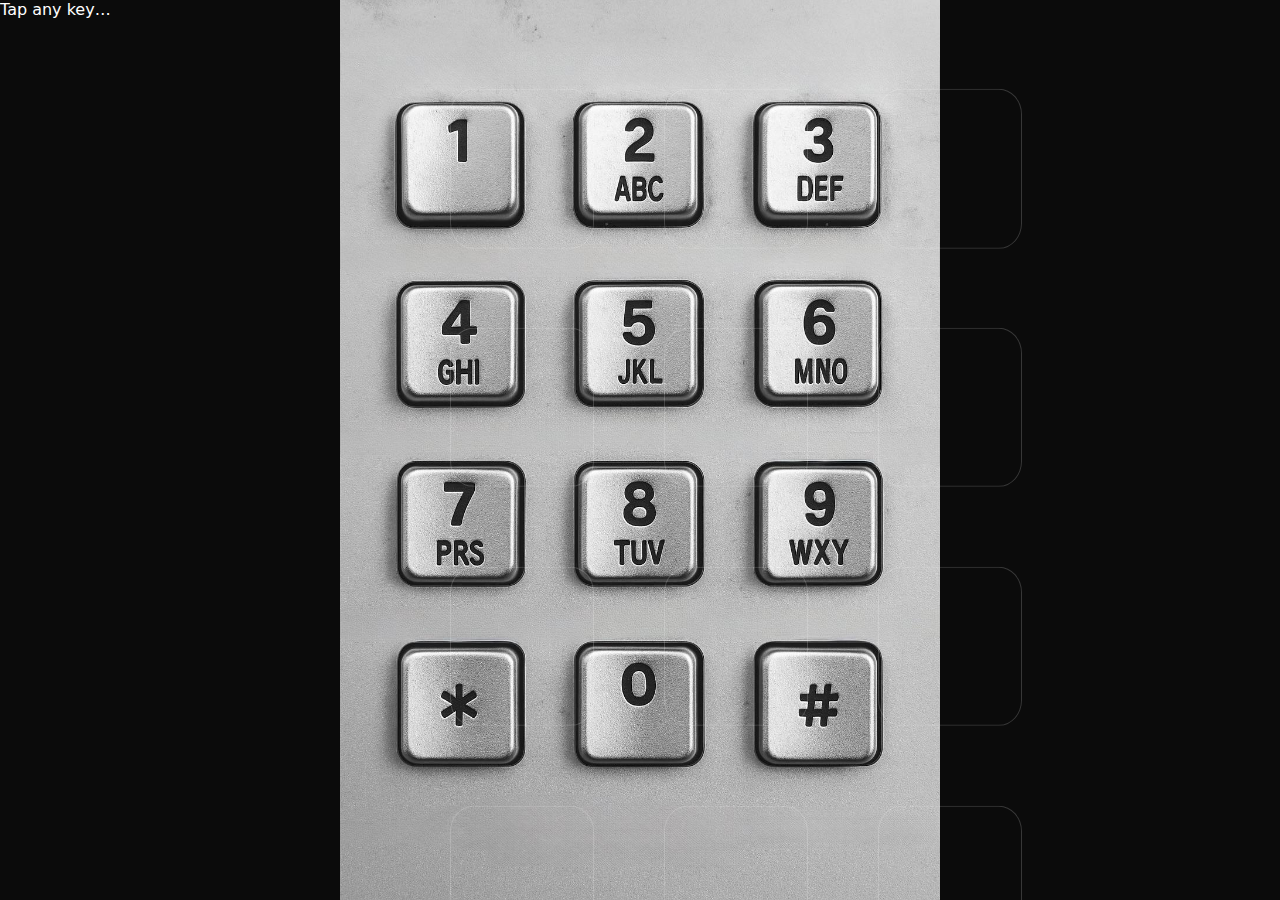
<file: index.html>
<!doctype html>
<html lang="en">
<head>
  <meta charset="utf-8" />
  <meta name="viewport" content="width=device-width, initial-scale=1, viewport-fit=cover, maximum-scale=1, user-scalable=no" />
  <title>Grief is Calling — iOS TapFix (Debug)</title>
  <meta name="apple-mobile-web-app-capable" content="yes">
  <meta name="mobile-web-app-capable" content="yes">
  <meta name="apple-mobile-web-app-status-bar-style" content="black-translucent">
  <link rel="stylesheet" href="style.css">
</head>
<body class="show-guides">
  <div class="stage" id="stage">
    <img id="bg" class="photo" src="keypad.jpg" alt="Payphone keypad" />
    <div id="overlay" class="overlay" aria-label="Payphone keypad">
      <button class="key" data-key="1" aria-label="1"></button>
      <button class="key" data-key="2" aria-label="2"></button>
      <button class="key" data-key="3" aria-label="3"></button>
      <button class="key" data-key="4" aria-label="4"></button>
      <button class="key" data-key="5" aria-label="5"></button>
      <button class="key" data-key="6" aria-label="6"></button>
      <button class="key" data-key="7" aria-label="7"></button>
      <button class="key" data-key="8" aria-label="8"></button>
      <button class="key" data-key="9" aria-label="9"></button>
      <button class="key" data-key="star" aria-label="star"></button>
      <button class="key" data-key="0" aria-label="0"></button>
      <button class="key" data-key="pound" aria-label="pound"></button>
    </div>
    <div id="hud" class="hud">Tap any key…</div>
  </div>
  <script src="script.js"></script>
</body>
</html>
</file>
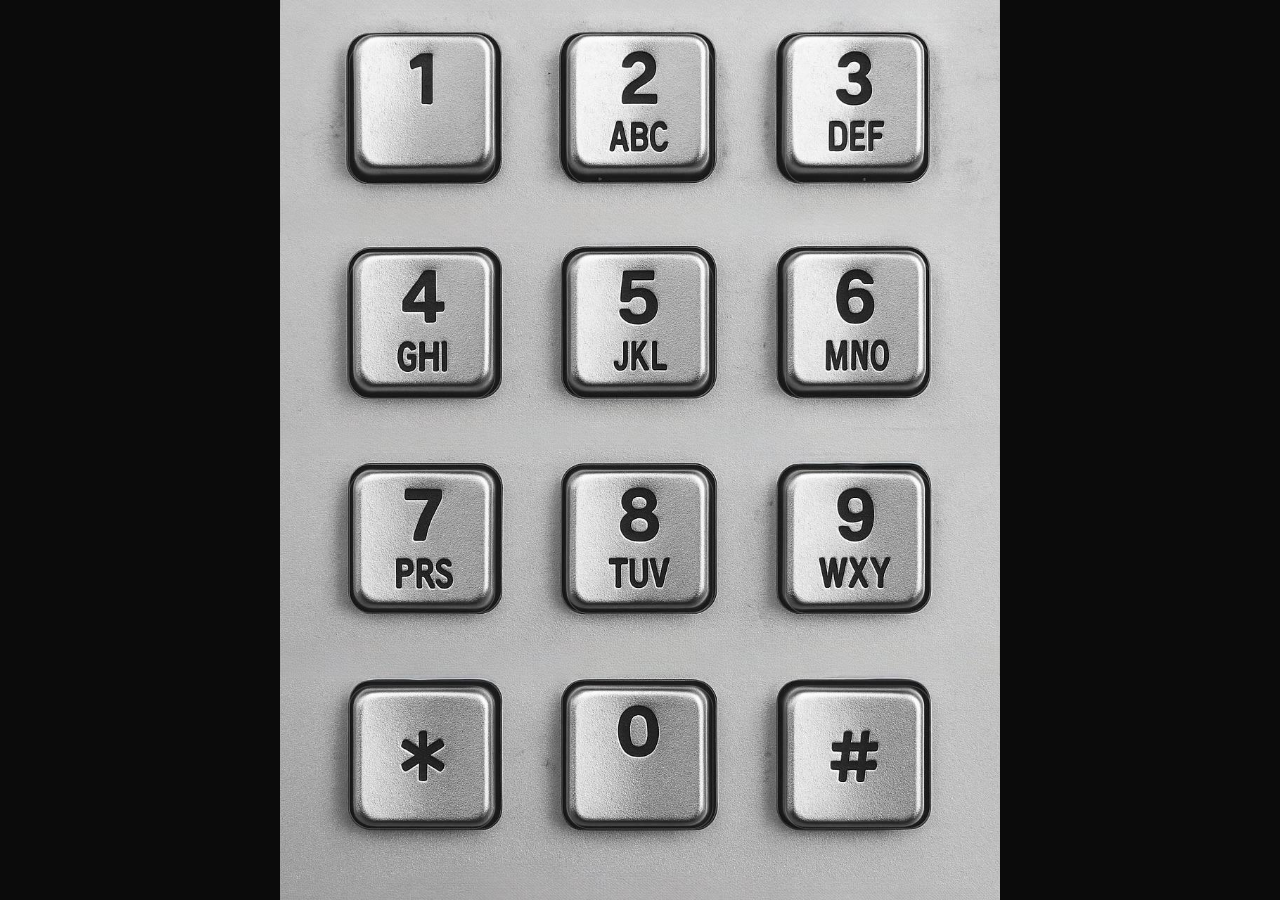
<file: GriefIsCalling/index.html>
<!doctype html>
<html lang="en">
<head>
  <meta charset="utf-8" />
  <meta name="viewport" content="width=device-width, initial-scale=1, maximum-scale=1, user-scalable=no" />
  <title>Grief is Calling — Payphone Keypad</title>
  <meta name="apple-mobile-web-app-capable" content="yes">
  <meta name="mobile-web-app-capable" content="yes">
  <meta name="apple-mobile-web-app-status-bar-style" content="black-translucent">
  <link rel="stylesheet" href="style.css">
</head>
<body>
  <div class="app">
    <div class="frame" id="frame">
      <img class="bg-img" id="bg" alt="Payphone keypad" src="keypad.jpg" />
      <div class="overlay" id="overlay">
        <button class="key" data-key="1"></button>
        <button class="key" data-key="2"></button>
        <button class="key" data-key="3"></button>
        <button class="key" data-key="4"></button>
        <button class="key" data-key="5"></button>
        <button class="key" data-key="6"></button>
        <button class="key" data-key="7"></button>
        <button class="key" data-key="8"></button>
        <button class="key" data-key="9"></button>
        <button class="key" data-key="star"></button>
        <button class="key" data-key="0"></button>
        <button class="key" data-key="pound"></button>
      </div>
      <div class="hud" id="hud">Ready</div>
    </div>
  </div>
  <script src="script.js"></script>
</body>
</html>
</file>
<file: style.css>
:root{
  --bg:#0b0b0b;

  /* Calibrations relative to the IMAGE box */
  --pad-x: 7.5%;
  --pad-y: 6.3%;
  --gap-x: 6.9%;
  --gap-y: 6.2%;
  --hit-w: 83.5%;
  --hit-h: 87%;
  --shift-y: 2.2%;

  --key-press: rgba(0,0,0,0.28);
  --key-outline: rgba(255,255,255,0.18);
  --radius: 16%;
}

html, body { height: 100%; }
body{
  margin:0; background:var(--bg); color:#fff;
  -webkit-text-size-adjust: 100%;
  -webkit-user-select:none; user-select:none;
  touch-action: manipulation; /* reduce delay/zoom on taps */
  font-family: ui-sans-serif, system-ui, -apple-system, Segoe UI, Roboto, Helvetica, Arial;
}

/* Full-viewport stage; use dynamic vh that follows iOS toolbars */
.stage{
  position: fixed; inset: 0;
  width: 100vw; height: 100dvh;
  overflow: hidden;
  background: var(--bg);
}

/* Photo centered, contained; never intercepts taps */
.photo{
  position: absolute; left: 50%; top: 50%;
  transform: translate(-50%, -50%);
  max-width: 100vw; max-height: 100dvh;
  width: auto; height: auto;
  object-fit: contain;
  pointer-events: none;
  display: block;
}

/* Overlay will be resized/positioned in JS to match the photo box exactly */
.overlay{
  position: absolute;
  display: grid;
  grid-template-columns: repeat(3, 1fr);
  grid-template-rows: repeat(4, 1fr);
  padding: var(--pad-y) var(--pad-x);
  column-gap: var(--gap-x);
  row-gap: var(--gap-y);
}

/* Keys */
.key{
  position: relative;
  background: transparent;
  border: none; outline: none;
  border-radius: var(--radius);
  -webkit-tap-highlight-color: transparent;
  touch-action: manipulation;
}
.key::before{
  content: "";
  position: absolute; left: 50%; top: 50%;
  width: var(--hit-w); height: var(--hit-h);
  transform: translate(-50%, calc(-50% - var(--shift-y)));
  border-radius: var(--radius);
  box-shadow: 0 0 0 1px var(--key-outline) inset;
  background: transparent;
  pointer-events: none;
  transition: transform 60ms ease, background-color 60ms ease, box-shadow 120ms ease;
}
.key:active::before, .key.pressed::before{
  background: var(--key-press);
  transform: translate(-50%, calc(-50% - var(--shift-y))) scale(0.985);
  box-shadow: 0 0 0 2px rgba(255,255,255,0.25) inset;
}
</file>
<file: GriefIsCalling/style.css>
:root{
  --bg:#0b0b0b;

  --pad-x: 7.5%;   /* left/right gutter */
  --pad-y: 6.3%;   /* top/bottom gutter */

  --gap-x: 6.9%;   /* horizontal spacing between columns */
  --gap-y: 6.2%;   /* vertical spacing between rows */

  --hit-w: 83.5%;  /* width of tappable area inside each cell */
  --hit-h: 87%;    /* height of tappable area inside each cell */

  --key-press: rgba(0,0,0,0.28);
  --key-outline: rgba(255,255,255,0.18);
  --radius: 16%;
}

/* Base layout — no scrolling, centered */
html,body{height:100%;}
body{
  margin:0;
  background:var(--bg);
  color:#fff;
  font-family:ui-sans-serif,system-ui,-apple-system,Segoe UI,Roboto,Helvetica,Arial;
  -webkit-user-select:none; user-select:none;
  overscroll-behavior:contain;
  touch-action:manipulation;
}

.app{
  position:fixed; inset:0;
  display:grid; place-items:center;
  padding:env(safe-area-inset-top) env(safe-area-inset-right) env(safe-area-inset-bottom) env(safe-area-inset-left);
}

/* Keeps the keypad proportioned and undistorted */
.frame{
  position:relative;
  width:100vw; height:100vh;
  max-width:100vmin;
  max-height:100vh;
  aspect-ratio:3/4;  /* 3 cols × 4 rows */
}

.bg-img{
  position:absolute; inset:0;
  width:100%; height:100%;
  object-fit:cover;
  pointer-events:none; /* taps go to overlay buttons */
}

/* ===== Calibrated Overlay ===== */
.overlay{
  position:absolute; inset:0;

  display:grid;
  grid-template-columns:repeat(3,1fr);
  grid-template-rows:repeat(4,1fr);

  /* Shrink/expand whole grid to match photo margins */
  padding: var(--pad-y) var(--pad-x);

  /* Independent row/column gaps to match photo spacing */
  column-gap: var(--gap-x);
  row-gap: var(--gap-y);
}

/* Each grid cell */
.key{
  position:relative;
  background:transparent;
  border:none; outline:none;
  -webkit-tap-highlight-color:transparent;
  touch-action:manipulation;
}

/* Inner rounded tappable area centered within each cell, shifted up */
.key::before{
  content:"";
  position:absolute; left:50%; top:50%;
  width: var(--hit-w);
  height: var(--hit-h);
  transform: translate(-50%,calc(-50% - 15px)); /* shift up 15px */
  border-radius: var(--radius);
  box-shadow: 0 0 0 1px var(--key-outline) inset;
  background: transparent;
  pointer-events: none; /* let the button receive the click */
  transition: transform 60ms ease, background-color 60ms ease, box-shadow 120ms ease;
}

/* Press feedback */
.key:active::before, .key.pressed::before{
  background: var(--key-press);
  transform: translate(-50%,calc(-50% - 15px)) scale(0.985);
  box-shadow: 0 0 0 2px rgba(255,255,255,0.25) inset;
}

/* Hide the status chip */
.hud{
  display: none;
}

/* Optional: show key labels while aligning — add class="show-guides" to <body> */
body.show-guides .key::after{
  content: attr(data-key);
  position:absolute; left:50%; top:50%;
  transform: translate(-50%,calc(-50% - 15px));
  font: 700 clamp(12px,3vmin,20px)/1 system-ui, sans-serif;
  color: rgba(255,255,255,0.7);
  text-shadow: 0 1px 2px rgba(0,0,0,0.8);
  pointer-events:none;
}

@media (orientation:landscape){
  .frame{ max-width:80vh; }
}
</file>
